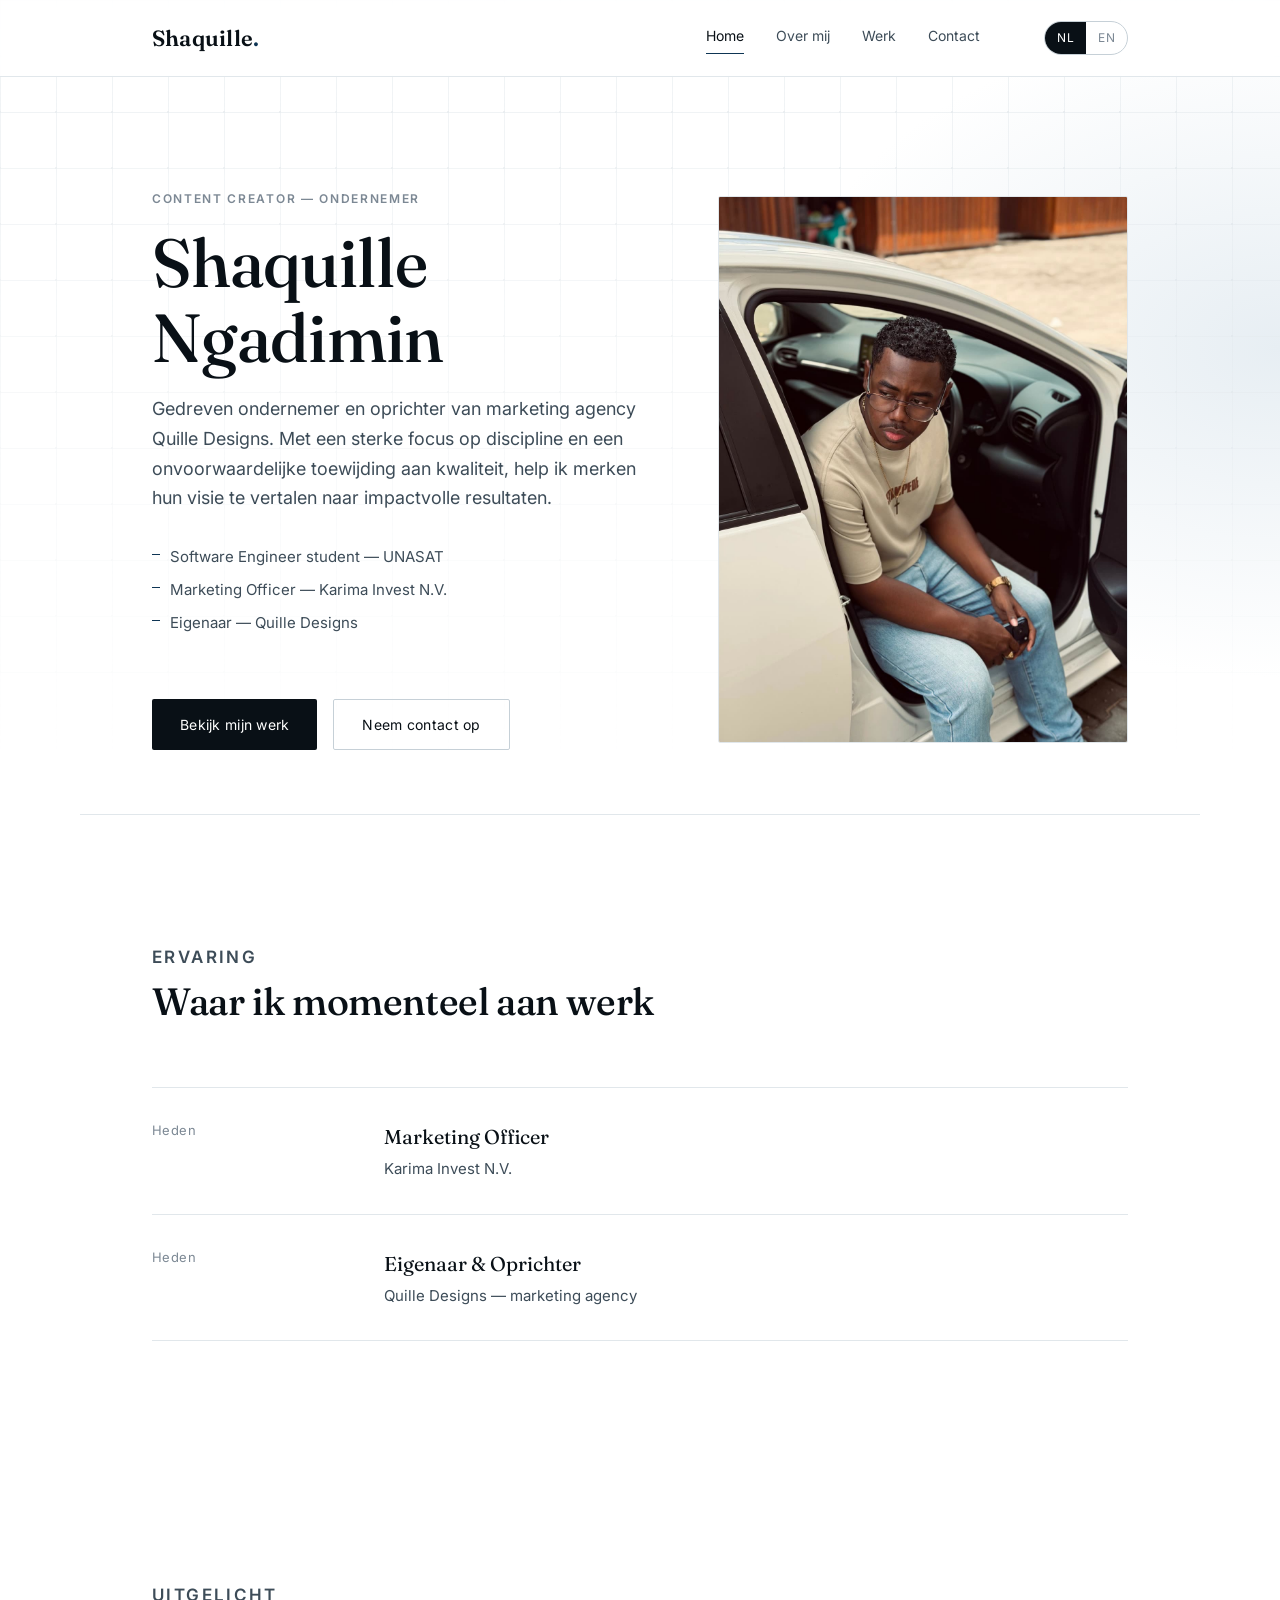
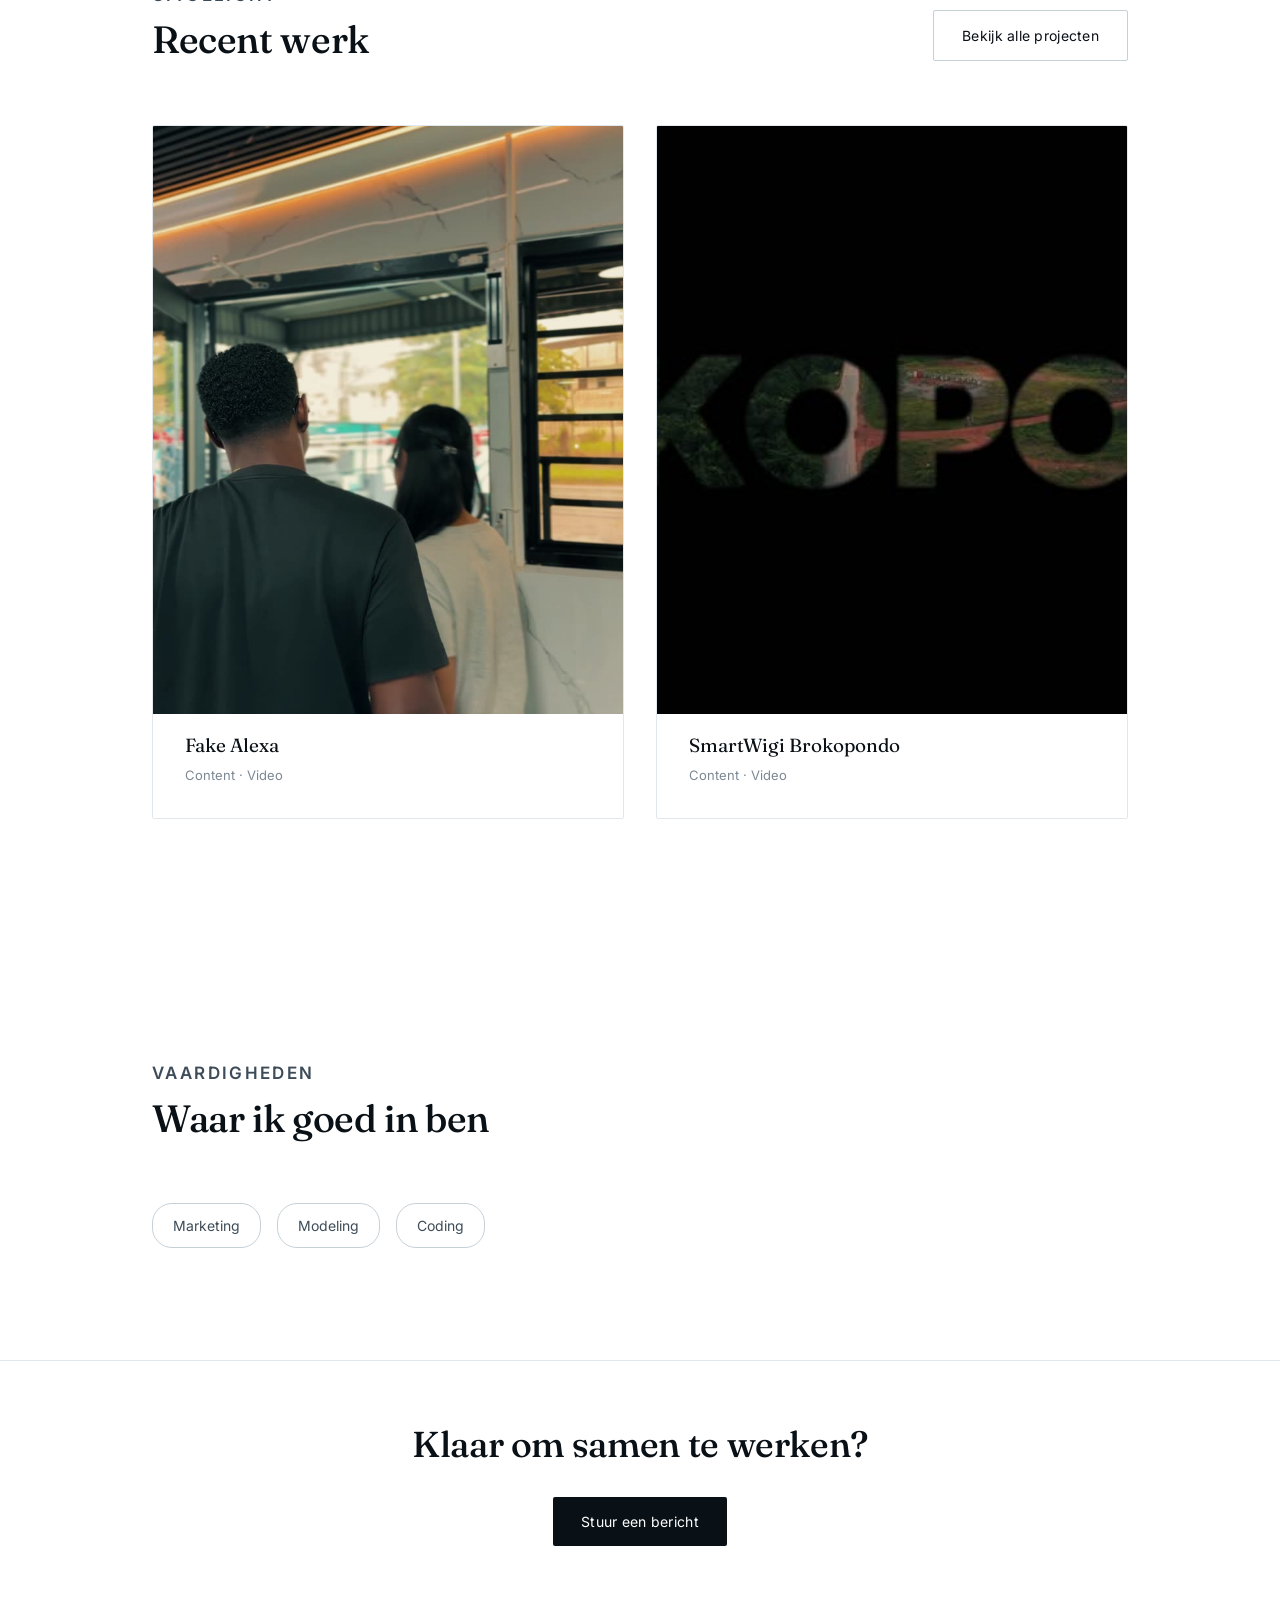
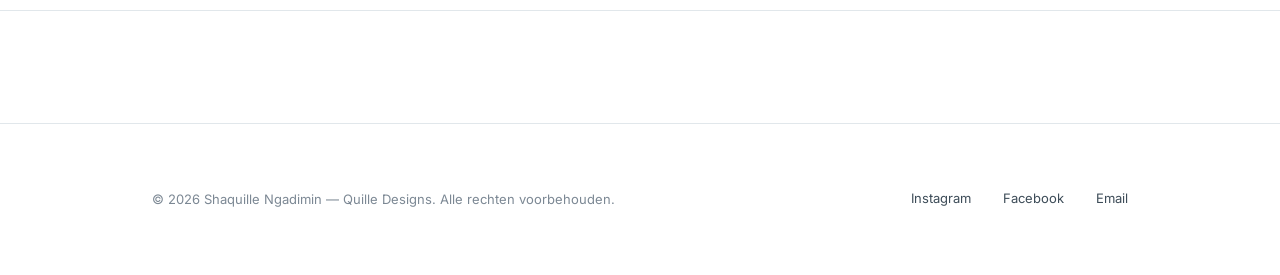
<file: index.html>
<!doctype html>
<html lang="nl">
  <head>
    <meta charset="UTF-8" />
    <meta name="viewport" content="width=device-width, initial-scale=1.0" />
    <title>Shaquille Ngadimin — Quille Designs</title>
    <meta name="description" content="Portfolio van Shaquille Ngadimin — Content Creator, oprichter van Quille Designs." />
    <link rel="icon" href="img/icon.png" type="image/png" />
    <link rel="preconnect" href="https://fonts.googleapis.com" />
    <link rel="preconnect" href="https://fonts.gstatic.com" crossorigin />
    <link href="https://fonts.googleapis.com/css2?family=Fraunces:opsz,wght@9..144,400;9..144,500;9..144,600&family=Inter:wght@400;500;600&display=swap" rel="stylesheet" />
    <link rel="stylesheet" href="css/main.css" />
  </head>

  <body>
    <div class="bg-pattern" aria-hidden="true"></div>
    <header class="site-header">
      <div class="container">
        <a class="logo" href="index.html">Shaquille<span>.</span></a>
        <div class="nav-items">
          <nav class="nav-links">
            <a href="index.html" aria-current="page" data-i18n="nav_home">Home</a>
            <a href="about.html" data-i18n="nav_about">Over mij</a>
            <a href="work.html" data-i18n="nav_work">Werk</a>
            <a href="contact.html" data-i18n="nav_contact">Contact</a>
          </nav>
          <div class="lang-toggle">
            <button type="button" data-lang="nl" class="active">NL</button>
            <button type="button" data-lang="en">EN</button>
          </div>
          <button class="menu-toggle" aria-label="Menu" aria-expanded="false">
            <span></span><span></span><span></span>
          </button>
        </div>
      </div>
    </header>

    <main>
      <section class="hero container">
        <div>
          <p class="eyebrow hero-eyebrow" data-i18n="hero_eyebrow">Content Creator — Ondernemer</p>
          <h1 data-i18n="hero_name">Shaquille Ngadimin</h1>
          <p class="hero-intro" data-i18n="hero_intro">
            Gedreven ondernemer en oprichter van marketing agency Quille Designs. Met een sterke focus op discipline en een onvoorwaardelijke toewijding aan kwaliteit, help ik merken hun visie te vertalen naar impactvolle resultaten.
          </p>
          <ul class="hero-roles">
            <li data-i18n="role_1">Software Engineer student — UNASAT</li>
            <li data-i18n="role_2">Marketing Officer — Karima Invest N.V.</li>
            <li data-i18n="role_3">Eigenaar — Quille Designs</li>
          </ul>
          <div class="hero-actions">
            <a class="btn btn-primary" href="work.html" data-i18n="hero_cta_work">Bekijk mijn werk</a>
            <a class="btn btn-secondary" href="contact.html" data-i18n="hero_cta_contact">Neem contact op</a>
          </div>
        </div>
        <div class="hero-portrait">
          <img src="img/profile.jpg" alt="Shaquille Ngadimin" />
        </div>
      </section>

      <hr class="divider container" />

      <section class="container">
        <div class="section-head">
          <p class="eyebrow" data-i18n="exp_eyebrow">Ervaring</p>
          <h2 data-i18n="exp_title">Waar ik momenteel aan werk</h2>
        </div>
        <div class="exp-list">
          <div class="exp-row">
            <span class="exp-period" data-i18n="exp1_period">Heden</span>
            <div>
              <p class="exp-role" data-i18n="exp1_role">Marketing Officer</p>
              <p class="exp-org" data-i18n="exp1_org">Karima Invest N.V.</p>
            </div>
          </div>
          <div class="exp-row">
            <span class="exp-period" data-i18n="exp2_period">Heden</span>
            <div>
              <p class="exp-role" data-i18n="exp2_role">Eigenaar &amp; Oprichter</p>
              <p class="exp-org" data-i18n="exp2_org">Quille Designs — marketing agency</p>
            </div>
          </div>
        </div>
      </section>

      <section class="container">
        <div class="section-head section-head--split">
          <div>
            <p class="eyebrow" data-i18n="projects_eyebrow">Uitgelicht</p>
            <h2 data-i18n="projects_title">Recent werk</h2>
          </div>
          <a href="work.html" class="btn btn-secondary" data-i18n="projects_view_all">Bekijk alle projecten</a>
        </div>
        <div class="grid-2">
          <a class="project-card" href="work.html">
            <div class="project-thumb">
              <img src="img/projects/fake-alexa.jpg" alt="Fake Alexa" loading="lazy" />
            </div>
            <div class="project-body">
              <p class="project-title" data-i18n="proj1_title">Fake Alexa</p>
              <p class="project-tags" data-i18n="proj1_tags">Content · Video</p>
            </div>
          </a>
          <a class="project-card" href="work.html">
            <div class="project-thumb">
              <img src="img/projects/smartwigi-brokopondo.jpg" alt="SmartWigi Brokopondo" loading="lazy" />
            </div>
            <div class="project-body">
              <p class="project-title" data-i18n="proj2_title">SmartWigi Brokopondo</p>
              <p class="project-tags" data-i18n="proj2_tags">Content · Video</p>
            </div>
          </a>
        </div>
      </section>

      <section class="container">
        <div class="section-head">
          <p class="eyebrow" data-i18n="skills_eyebrow">Vaardigheden</p>
          <h2 data-i18n="skills_title">Waar ik goed in ben</h2>
        </div>
        <div class="skills-row">
          <span class="skill-pill" data-i18n="skill_1">Marketing</span>
          <span class="skill-pill" data-i18n="skill_2">Modeling</span>
          <span class="skill-pill" data-i18n="skill_3">Coding</span>
        </div>
      </section>

      <section class="cta-band">
        <div class="container">
          <h2 data-i18n="cta_title">Klaar om samen te werken?</h2>
          <a class="btn btn-primary" href="contact.html" data-i18n="cta_button">Stuur een bericht</a>
        </div>
      </section>
    </main>

    <footer class="site-footer">
      <div class="container">
        <p class="footer-meta">© 2026 Shaquille Ngadimin — Quille Designs. <span data-i18n="footer_rights">Alle rechten voorbehouden.</span></p>
        <div class="footer-social">
          <a href="https://instagram.com/quilledesigns.sv" target="_blank" rel="noopener">Instagram</a>
          <a href="https://facebook.com/QuilleDesigns" target="_blank" rel="noopener">Facebook</a>
          <a href="mailto:quilledesigns.sv@gmail.com">Email</a>
        </div>
      </div>
    </footer>

    <script src="js/translations.js"></script>
    <script src="js/main.js"></script>
  </body>
</html>
</file>
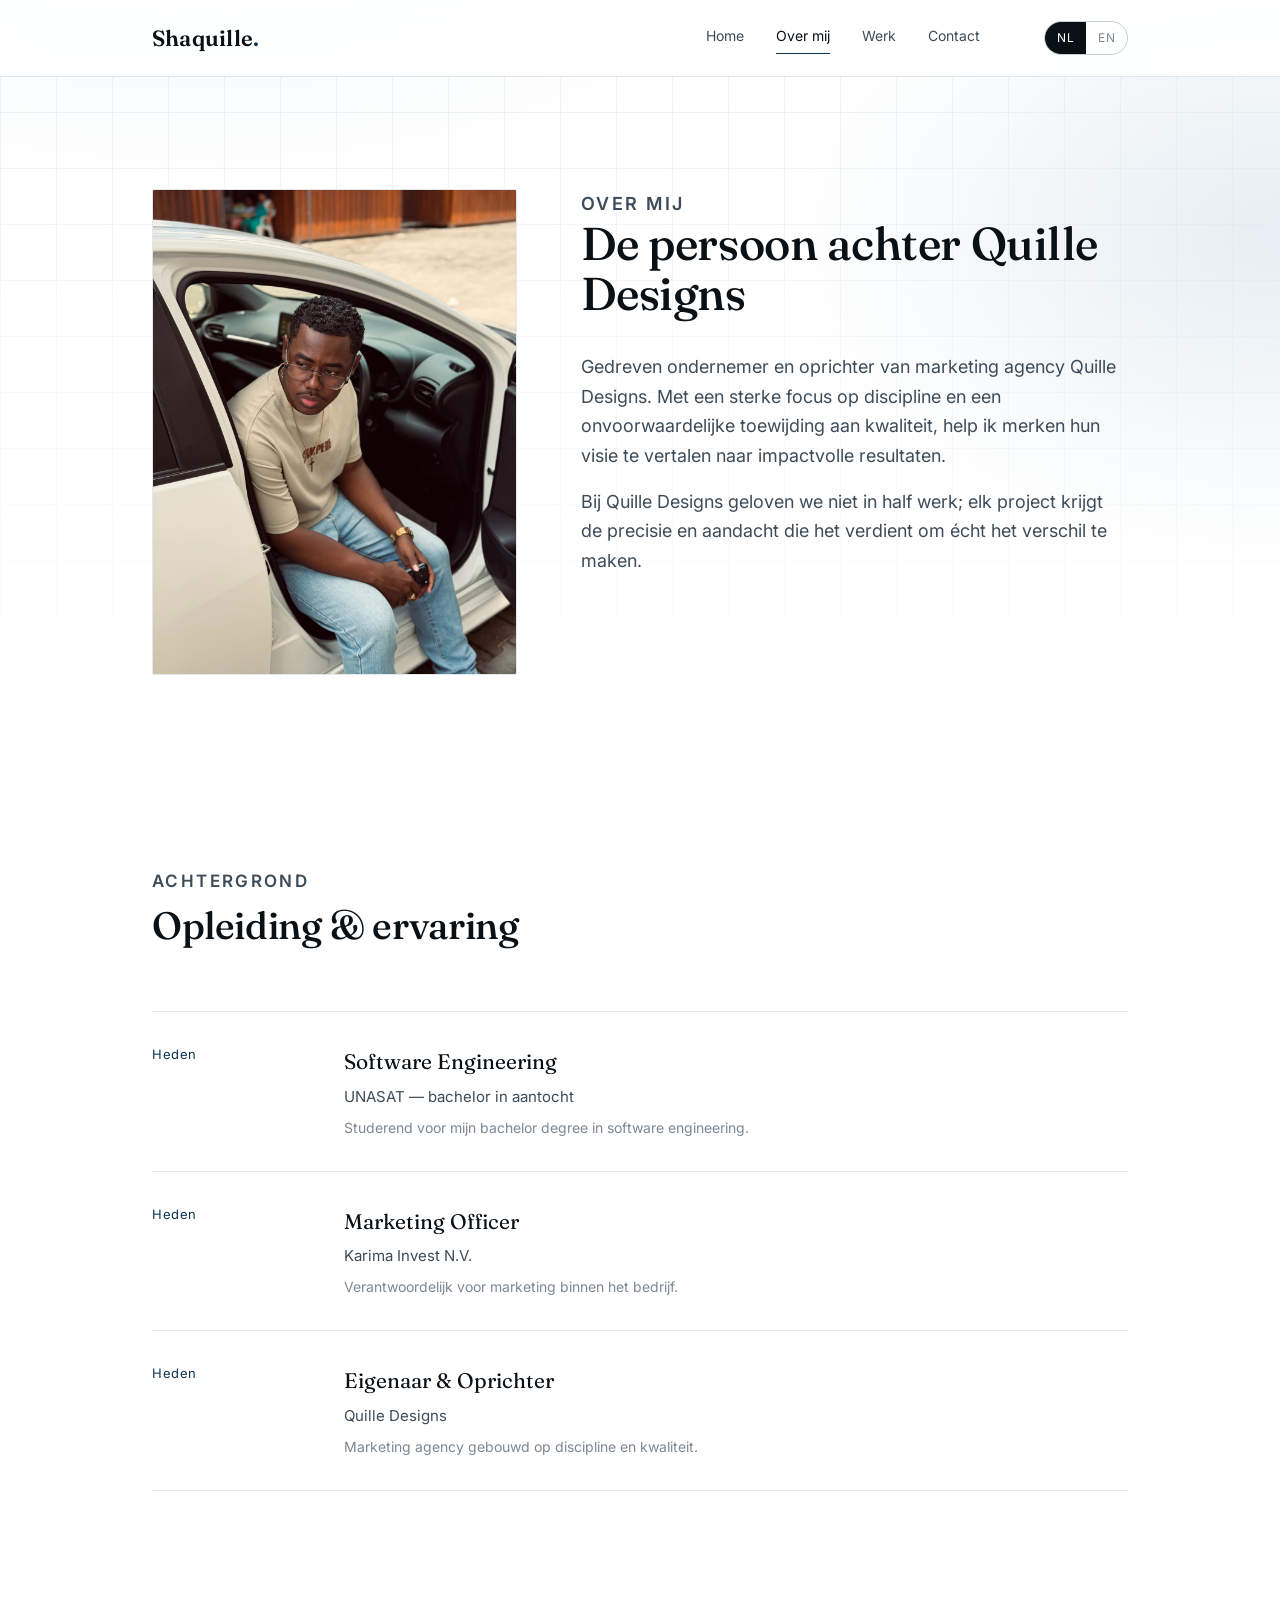
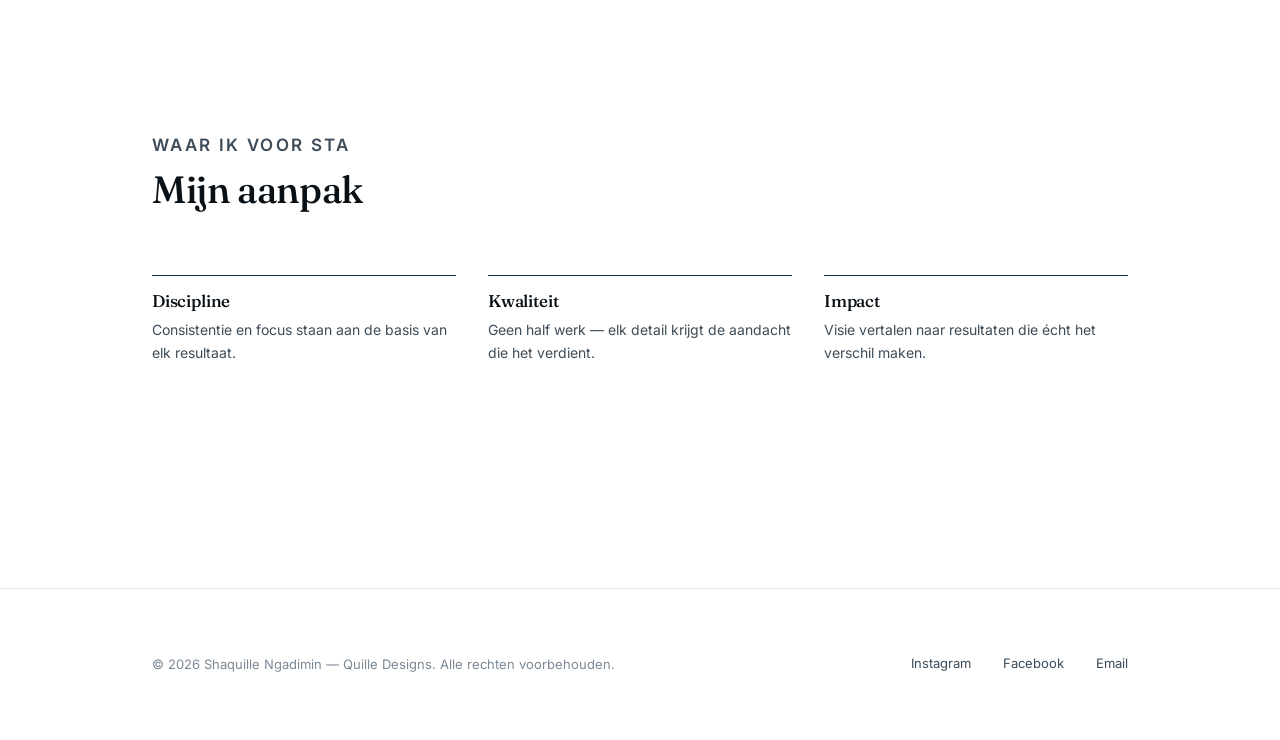
<file: about.html>
<!doctype html>
<html lang="nl">
  <head>
    <meta charset="UTF-8" />
    <meta name="viewport" content="width=device-width, initial-scale=1.0" />
    <title>Over mij — Shaquille Ngadimin</title>
    <link rel="icon" href="img/icon.png" type="image/png" />
    <link rel="preconnect" href="https://fonts.googleapis.com" />
    <link rel="preconnect" href="https://fonts.gstatic.com" crossorigin />
    <link href="https://fonts.googleapis.com/css2?family=Fraunces:opsz,wght@9..144,400;9..144,500;9..144,600&family=Inter:wght@400;500;600&display=swap" rel="stylesheet" />
    <link rel="stylesheet" href="css/main.css" />
    <link rel="stylesheet" href="css/about.css" />
  </head>

  <body>
    <div class="bg-pattern" aria-hidden="true"></div>
    <header class="site-header">
      <div class="container">
        <a class="logo" href="index.html">Shaquille<span>.</span></a>
        <div class="nav-items">
          <nav class="nav-links">
            <a href="index.html" data-i18n="nav_home">Home</a>
            <a href="about.html" aria-current="page" data-i18n="nav_about">Over mij</a>
            <a href="work.html" data-i18n="nav_work">Werk</a>
            <a href="contact.html" data-i18n="nav_contact">Contact</a>
          </nav>
          <div class="lang-toggle">
            <button type="button" data-lang="nl" class="active">NL</button>
            <button type="button" data-lang="en">EN</button>
          </div>
          <button class="menu-toggle" aria-label="Menu" aria-expanded="false">
            <span></span><span></span><span></span>
          </button>
        </div>
      </div>
    </header>

    <main>
      <section class="about-hero container">
        <div class="about-portrait">
          <img src="img/profile.jpg" alt="Shaquille Ngadimin" />
        </div>
        <div class="about-copy">
          <p class="eyebrow" data-i18n="about_eyebrow">Over mij</p>
          <h1 data-i18n="about_h1">De persoon achter Quille Designs</h1>
          <p data-i18n="about_p1">
            Gedreven ondernemer en oprichter van marketing agency Quille Designs. Met een sterke focus op discipline en een onvoorwaardelijke toewijding aan kwaliteit, help ik merken hun visie te vertalen naar impactvolle resultaten.
          </p>
          <p data-i18n="about_p2">
            Bij Quille Designs geloven we niet in half werk; elk project krijgt de precisie en aandacht die het verdient om écht het verschil te maken.
          </p>
        </div>
      </section>

      <section class="container">
        <div class="section-head">
          <p class="eyebrow" data-i18n="edu_eyebrow">Achtergrond</p>
          <h2 data-i18n="edu_title">Opleiding &amp; ervaring</h2>
        </div>
        <div class="timeline">
          <div class="timeline-row">
            <span class="timeline-period" data-i18n="edu1_period">Heden</span>
            <div>
              <p class="timeline-title" data-i18n="edu1_title">Software Engineering</p>
              <p class="timeline-org" data-i18n="edu1_org">UNASAT — bachelor in aantocht</p>
              <p class="timeline-desc" data-i18n="edu1_desc">Studerend voor mijn bachelor degree in software engineering.</p>
            </div>
          </div>
          <div class="timeline-row">
            <span class="timeline-period" data-i18n="edu2_period">Heden</span>
            <div>
              <p class="timeline-title" data-i18n="edu2_title">Marketing Officer</p>
              <p class="timeline-org" data-i18n="edu2_org">Karima Invest N.V.</p>
              <p class="timeline-desc" data-i18n="edu2_desc">Verantwoordelijk voor marketing binnen het bedrijf.</p>
            </div>
          </div>
          <div class="timeline-row">
            <span class="timeline-period" data-i18n="edu3_period">Heden</span>
            <div>
              <p class="timeline-title" data-i18n="edu3_title">Eigenaar &amp; Oprichter</p>
              <p class="timeline-org" data-i18n="edu3_org">Quille Designs</p>
              <p class="timeline-desc" data-i18n="edu3_desc">Marketing agency gebouwd op discipline en kwaliteit.</p>
            </div>
          </div>
        </div>
      </section>

      <section class="container">
        <div class="section-head">
          <p class="eyebrow" data-i18n="values_eyebrow">Waar ik voor sta</p>
          <h2 data-i18n="values_title">Mijn aanpak</h2>
        </div>
        <div class="values-grid">
          <div class="value-card">
            <h3 data-i18n="value1_title">Discipline</h3>
            <p data-i18n="value1_desc">Consistentie en focus staan aan de basis van elk resultaat.</p>
          </div>
          <div class="value-card">
            <h3 data-i18n="value2_title">Kwaliteit</h3>
            <p data-i18n="value2_desc">Geen half werk — elk detail krijgt de aandacht die het verdient.</p>
          </div>
          <div class="value-card">
            <h3 data-i18n="value3_title">Impact</h3>
            <p data-i18n="value3_desc">Visie vertalen naar resultaten die écht het verschil maken.</p>
          </div>
        </div>
      </section>
    </main>

    <footer class="site-footer">
      <div class="container">
        <p class="footer-meta">© 2026 Shaquille Ngadimin — Quille Designs. <span data-i18n="footer_rights">Alle rechten voorbehouden.</span></p>
        <div class="footer-social">
          <a href="https://instagram.com/quilledesigns.sv" target="_blank" rel="noopener">Instagram</a>
          <a href="https://facebook.com/QuilleDesigns" target="_blank" rel="noopener">Facebook</a>
          <a href="mailto:quilledesigns.sv@gmail.com">Email</a>
        </div>
      </div>
    </footer>

    <script src="js/translations.js"></script>
    <script src="js/main.js"></script>
  </body>
</html>
</file>
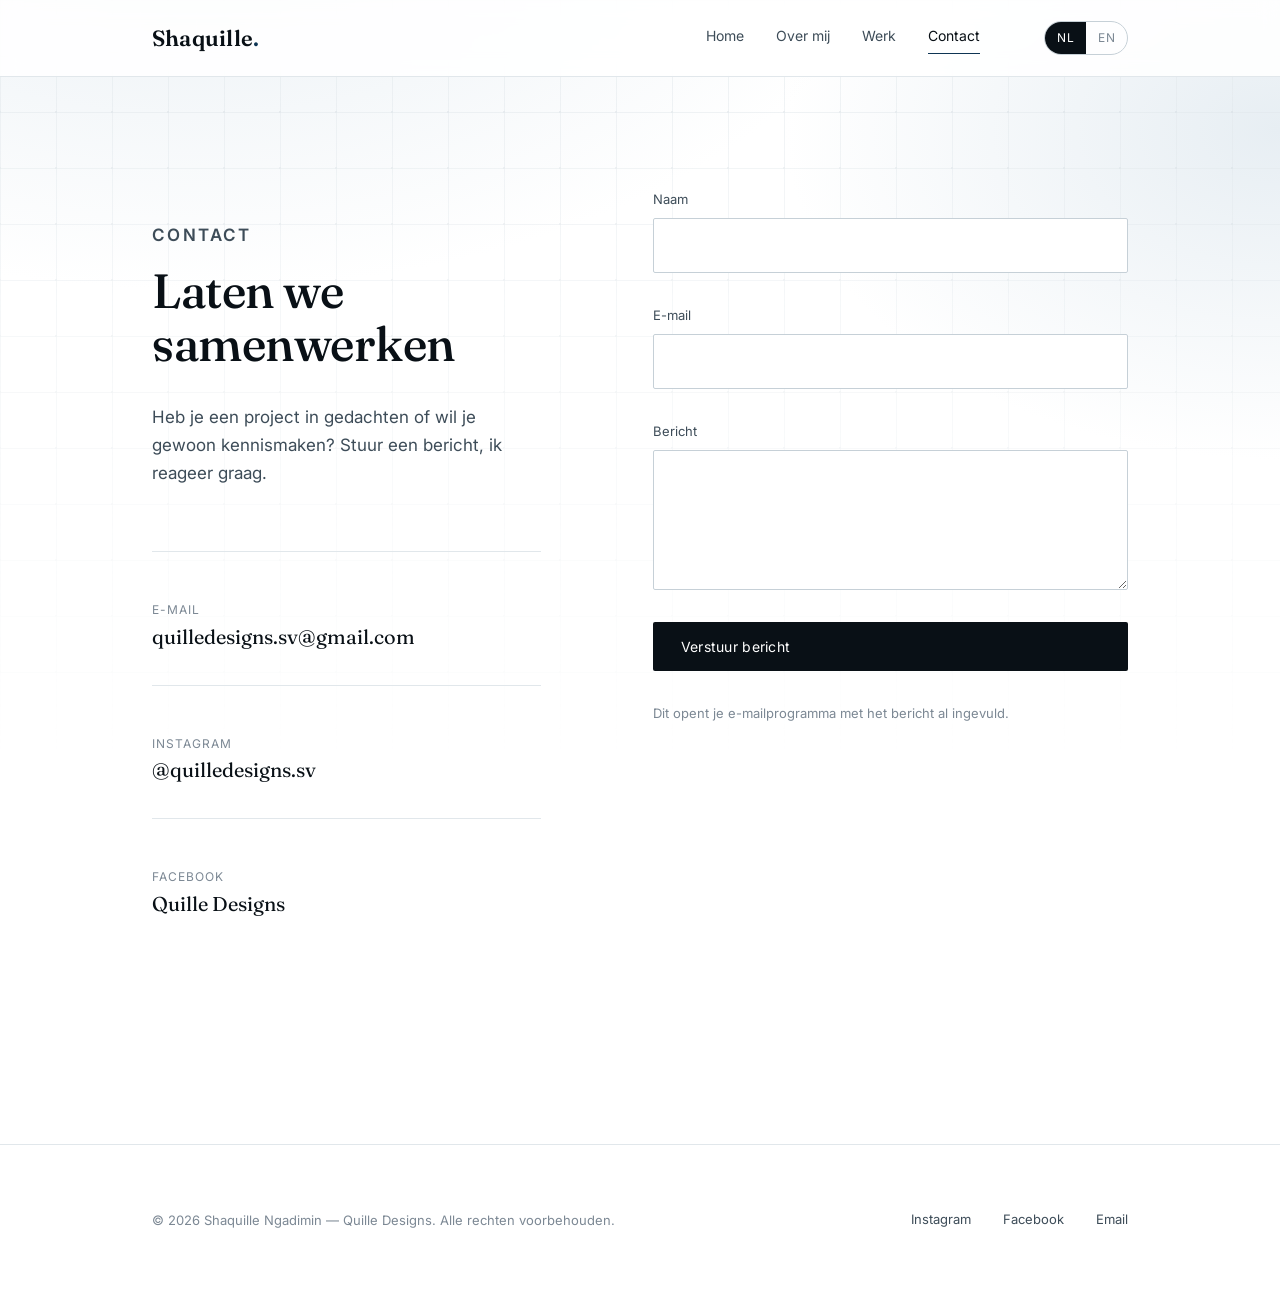
<file: contact.html>
<!doctype html>
<html lang="nl">
  <head>
    <meta charset="UTF-8" />
    <meta name="viewport" content="width=device-width, initial-scale=1.0" />
    <title>Contact — Shaquille Ngadimin</title>
    <link rel="icon" href="img/icon.png" type="image/png" />
    <link rel="preconnect" href="https://fonts.googleapis.com" />
    <link rel="preconnect" href="https://fonts.gstatic.com" crossorigin />
    <link href="https://fonts.googleapis.com/css2?family=Fraunces:opsz,wght@9..144,400;9..144,500;9..144,600&family=Inter:wght@400;500;600&display=swap" rel="stylesheet" />
    <link rel="stylesheet" href="css/main.css" />
    <link rel="stylesheet" href="css/contact.css" />
  </head>

  <body>
    <div class="bg-pattern" aria-hidden="true"></div>
    <header class="site-header">
      <div class="container">
        <a class="logo" href="index.html">Shaquille<span>.</span></a>
        <div class="nav-items">
          <nav class="nav-links">
            <a href="index.html" data-i18n="nav_home">Home</a>
            <a href="about.html" data-i18n="nav_about">Over mij</a>
            <a href="work.html" data-i18n="nav_work">Werk</a>
            <a href="contact.html" aria-current="page" data-i18n="nav_contact">Contact</a>
          </nav>
          <div class="lang-toggle">
            <button type="button" data-lang="nl" class="active">NL</button>
            <button type="button" data-lang="en">EN</button>
          </div>
          <button class="menu-toggle" aria-label="Menu" aria-expanded="false">
            <span></span><span></span><span></span>
          </button>
        </div>
      </div>
    </header>

    <main class="container">
      <div class="contact-wrap">
        <div class="contact-intro">
          <p class="eyebrow" data-i18n="contact_eyebrow">Contact</p>
          <h1 data-i18n="contact_h1">Laten we samenwerken</h1>
          <p data-i18n="contact_intro">
            Heb je een project in gedachten of wil je gewoon kennismaken? Stuur een bericht, ik reageer graag.
          </p>

          <div class="contact-list">
            <div class="contact-item">
              <p class="label" data-i18n="contact_email_label">E-mail</p>
              <a class="value" href="mailto:quilledesigns.sv@gmail.com">quilledesigns.sv@gmail.com</a>
            </div>
            <div class="contact-item">
              <p class="label" data-i18n="contact_ig_label">Instagram</p>
              <a class="value" href="https://instagram.com/quilledesigns.sv" target="_blank" rel="noopener">@quilledesigns.sv</a>
            </div>
            <div class="contact-item">
              <p class="label" data-i18n="contact_fb_label">Facebook</p>
              <a class="value" href="https://facebook.com/QuilleDesigns" target="_blank" rel="noopener">Quille Designs</a>
            </div>
          </div>
        </div>

        <form class="contact-form" id="contact-form">
          <div class="field">
            <label for="name" data-i18n="form_name">Naam</label>
            <input type="text" id="name" name="name" required />
          </div>
          <div class="field">
            <label for="email" data-i18n="form_email">E-mail</label>
            <input type="email" id="email" name="email" required />
          </div>
          <div class="field">
            <label for="message" data-i18n="form_message">Bericht</label>
            <textarea id="message" name="message" required></textarea>
          </div>
          <button type="submit" class="btn btn-primary" data-i18n="form_submit">Verstuur bericht</button>
          <p class="form-note" data-i18n="form_note">Dit opent je e-mailprogramma met het bericht al ingevuld.</p>
        </form>
      </div>
    </main>

    <footer class="site-footer">
      <div class="container">
        <p class="footer-meta">© 2026 Shaquille Ngadimin — Quille Designs. <span data-i18n="footer_rights">Alle rechten voorbehouden.</span></p>
        <div class="footer-social">
          <a href="https://instagram.com/quilledesigns.sv" target="_blank" rel="noopener">Instagram</a>
          <a href="https://facebook.com/QuilleDesigns" target="_blank" rel="noopener">Facebook</a>
          <a href="mailto:quilledesigns.sv@gmail.com">Email</a>
        </div>
      </div>
    </footer>

    <script src="js/translations.js"></script>
    <script src="js/main.js"></script>
  </body>
</html>
</file>
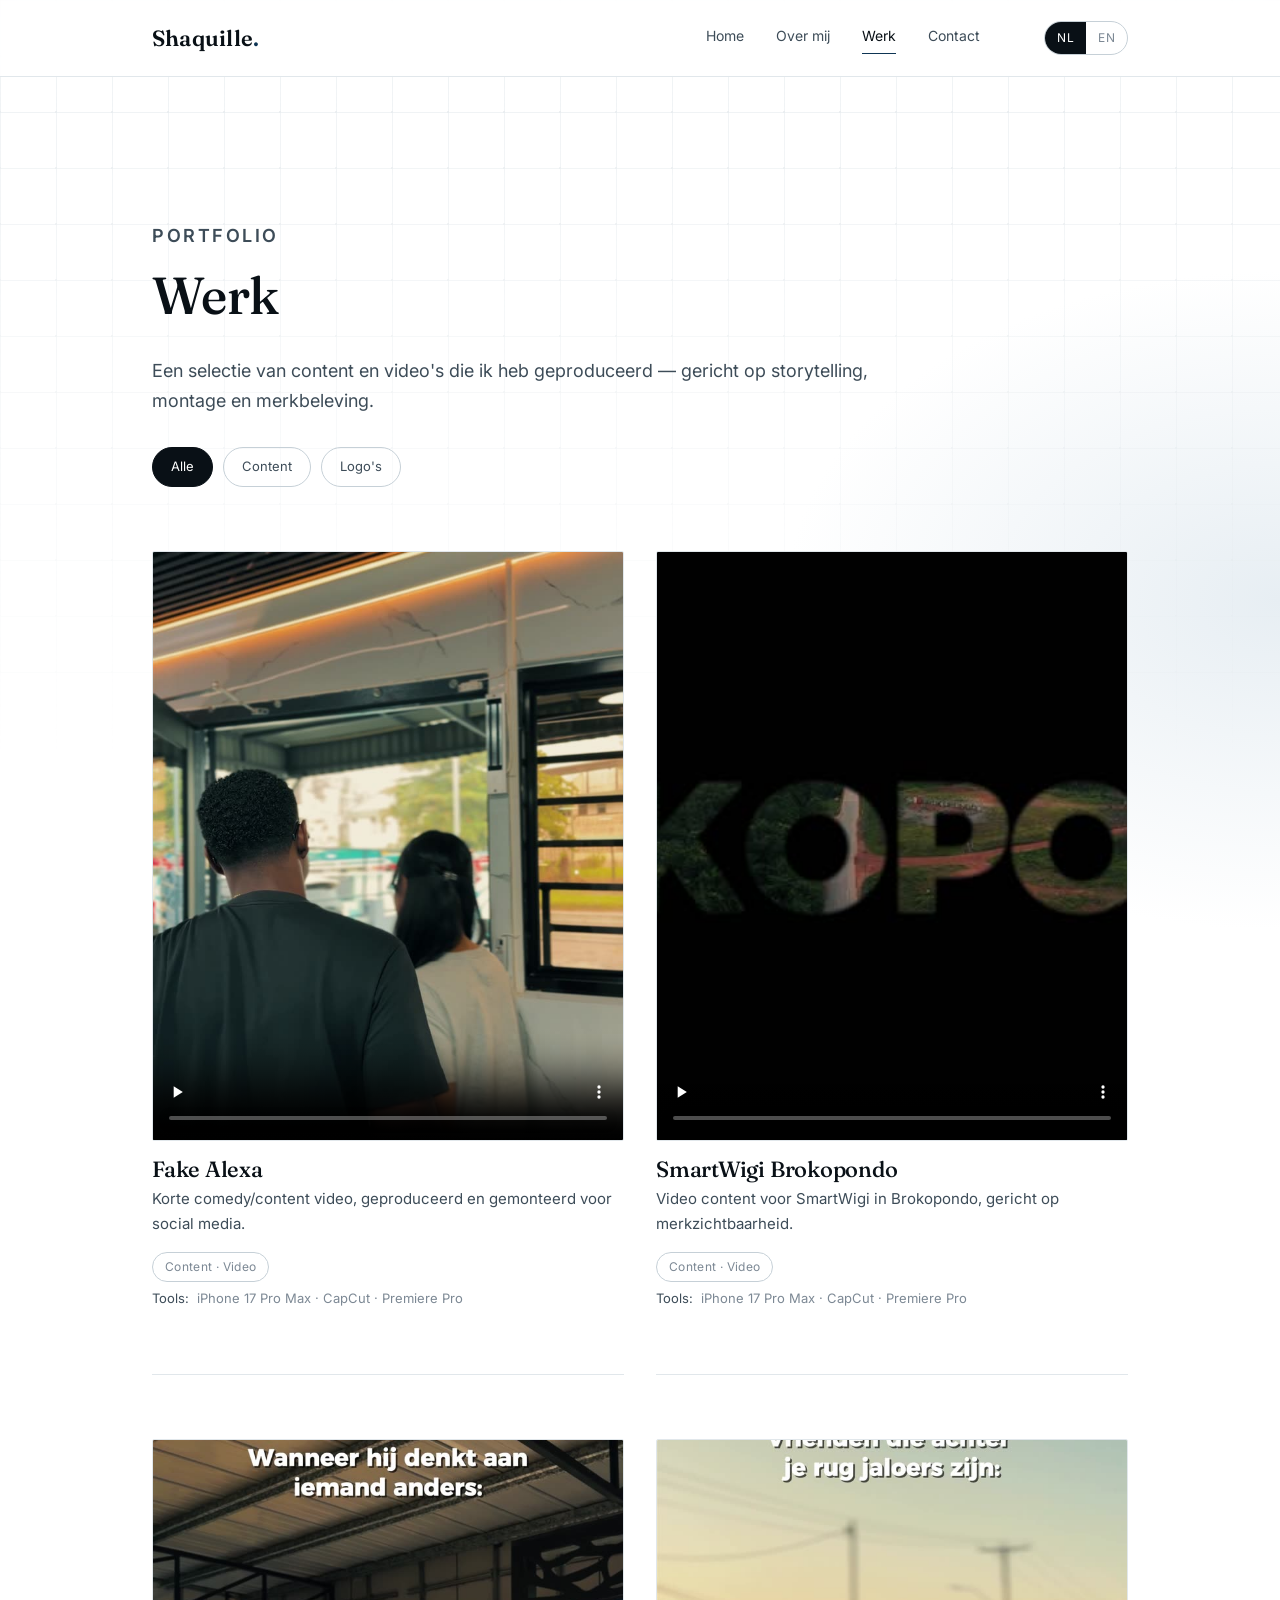
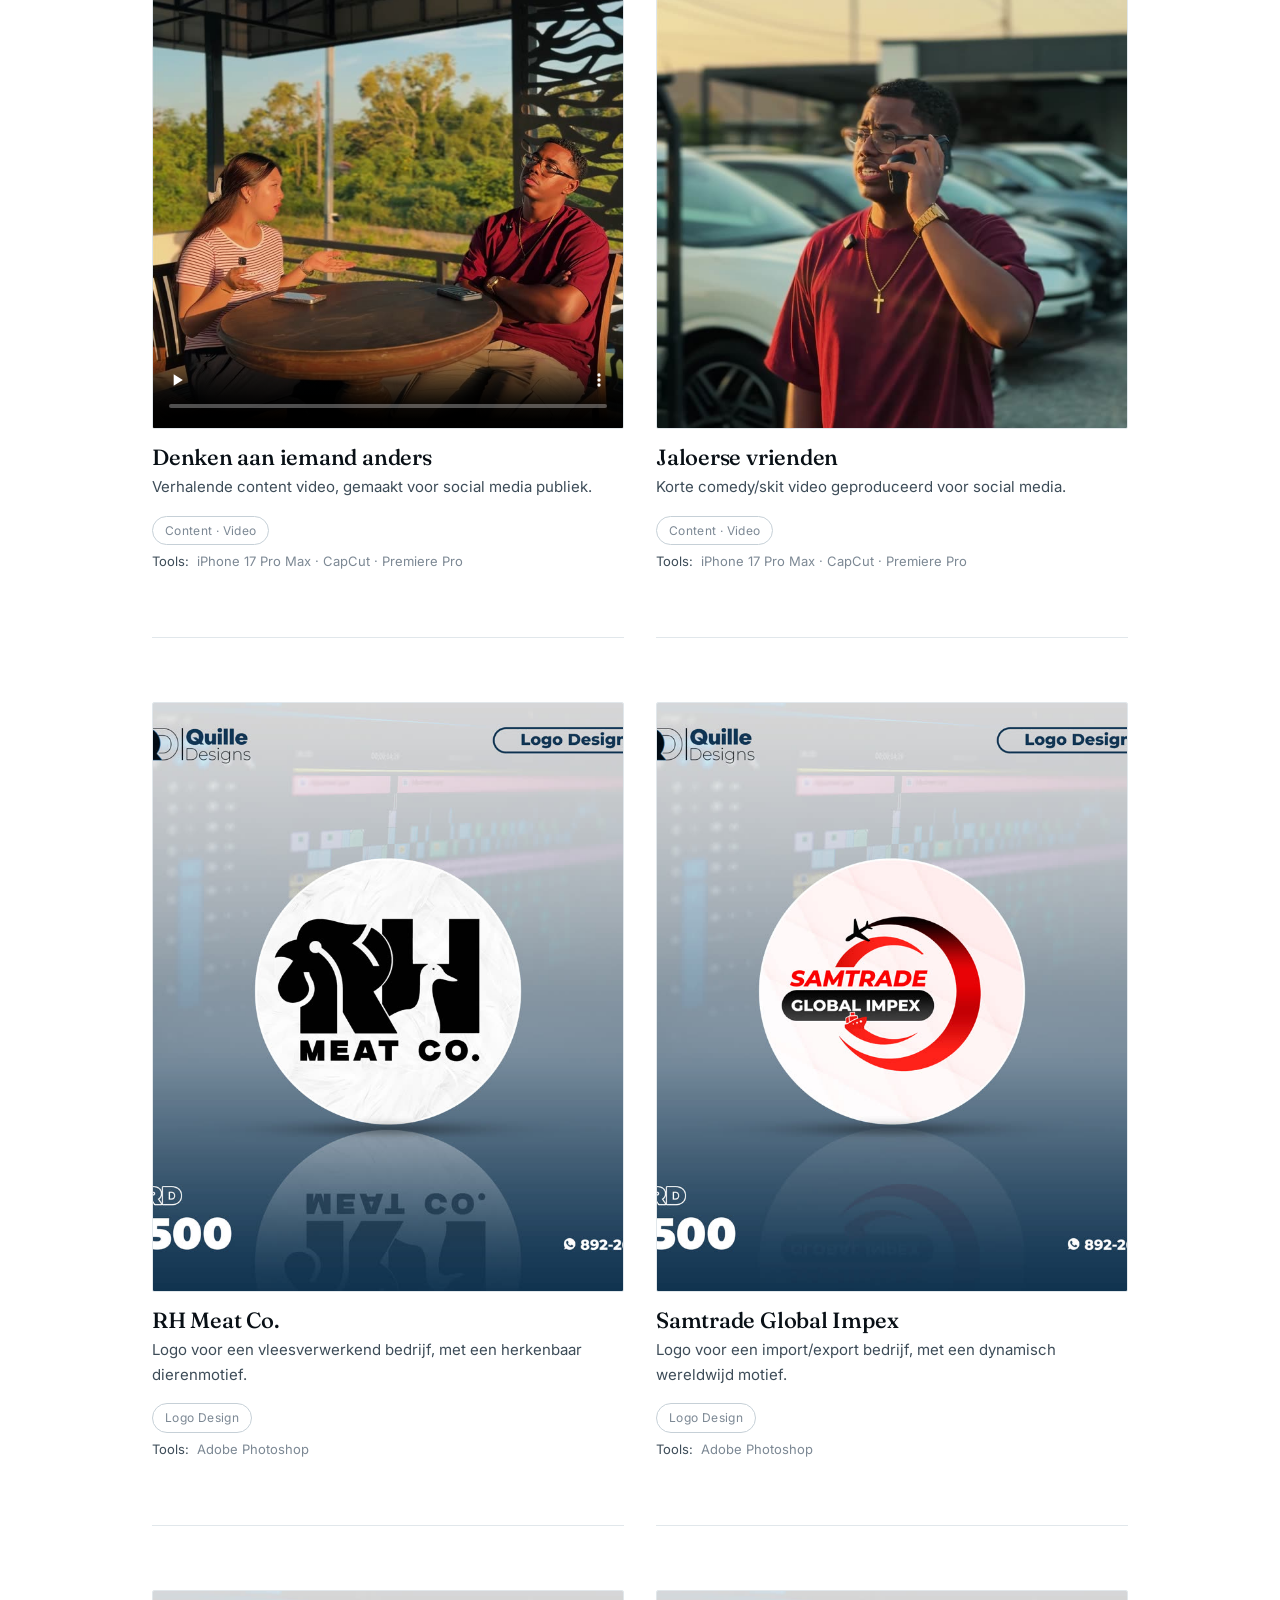
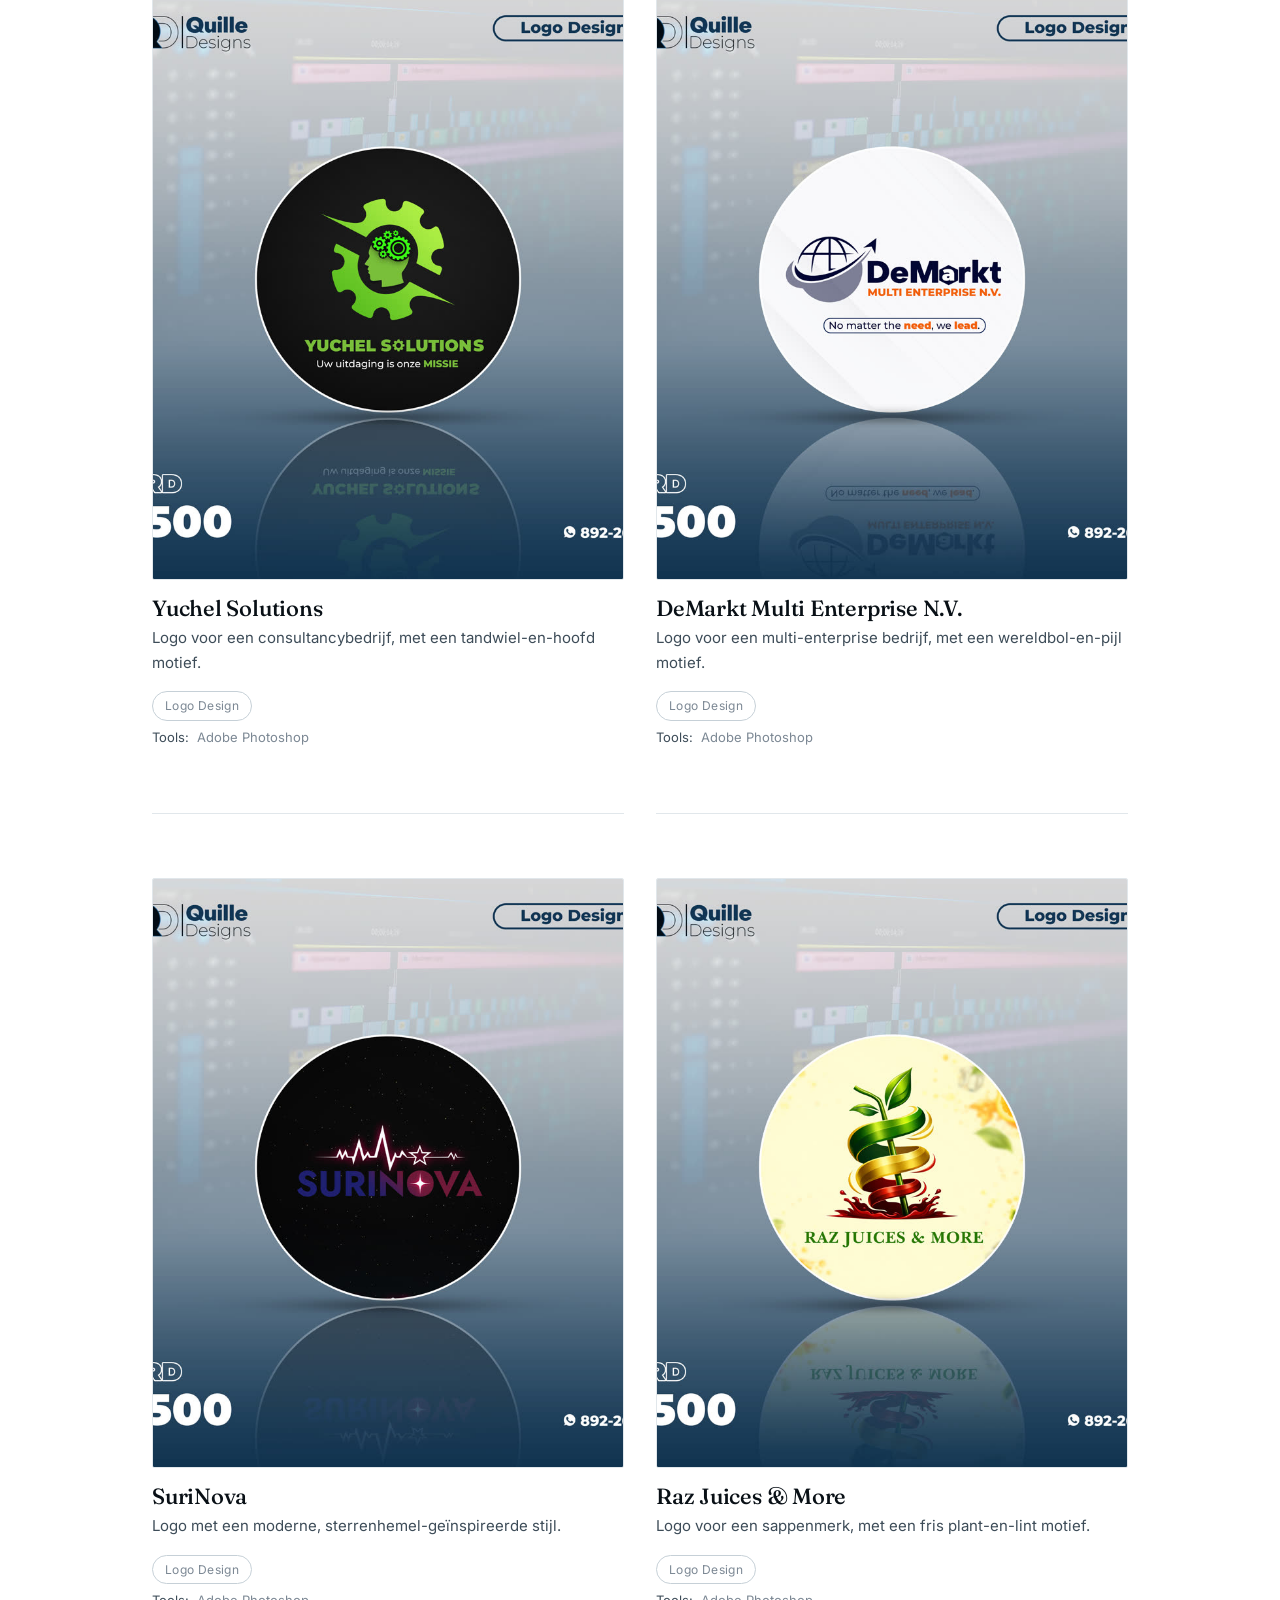
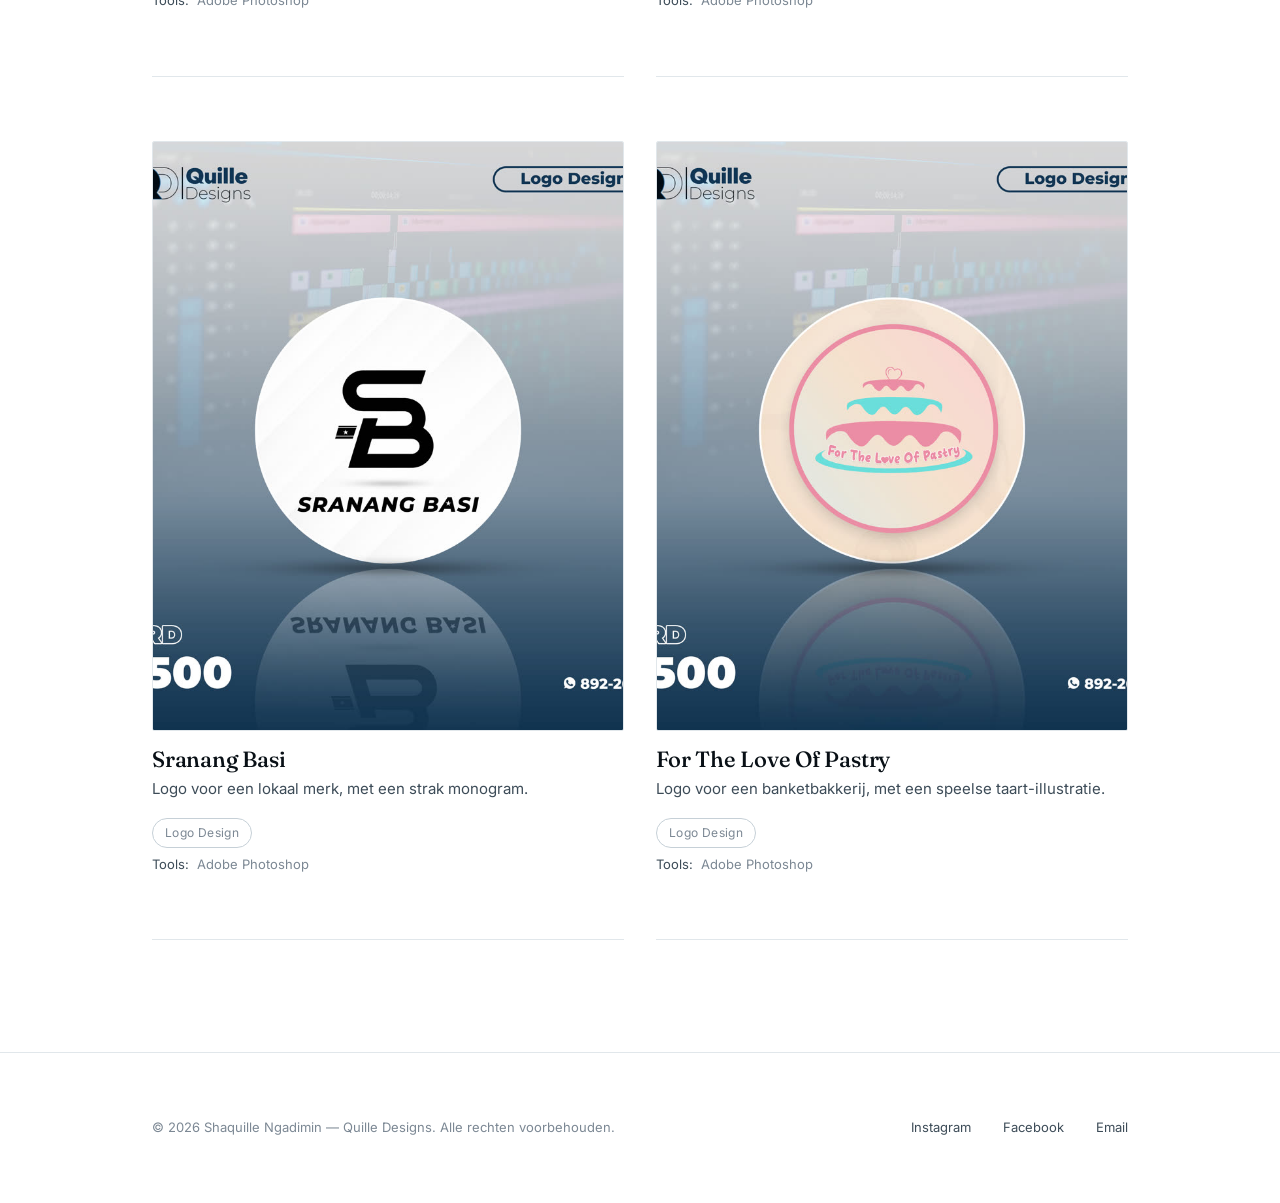
<file: work.html>
<!doctype html>
<html lang="nl">
  <head>
    <meta charset="UTF-8" />
    <meta name="viewport" content="width=device-width, initial-scale=1.0" />
    <title>Werk — Shaquille Ngadimin</title>
    <link rel="icon" href="img/icon.png" type="image/png" />
    <link rel="preconnect" href="https://fonts.googleapis.com" />
    <link rel="preconnect" href="https://fonts.gstatic.com" crossorigin />
    <link href="https://fonts.googleapis.com/css2?family=Fraunces:opsz,wght@9..144,400;9..144,500;9..144,600&family=Inter:wght@400;500;600&display=swap" rel="stylesheet" />
    <link rel="stylesheet" href="css/main.css" />
    <link rel="stylesheet" href="css/work.css" />
  </head>

  <body>
    <div class="bg-pattern" aria-hidden="true"></div>
    <header class="site-header">
      <div class="container">
        <a class="logo" href="index.html">Shaquille<span>.</span></a>
        <div class="nav-items">
          <nav class="nav-links">
            <a href="index.html" data-i18n="nav_home">Home</a>
            <a href="about.html" data-i18n="nav_about">Over mij</a>
            <a href="work.html" aria-current="page" data-i18n="nav_work">Werk</a>
            <a href="contact.html" data-i18n="nav_contact">Contact</a>
          </nav>
          <div class="lang-toggle">
            <button type="button" data-lang="nl" class="active">NL</button>
            <button type="button" data-lang="en">EN</button>
          </div>
          <button class="menu-toggle" aria-label="Menu" aria-expanded="false">
            <span></span><span></span><span></span>
          </button>
        </div>
      </div>
    </header>

    <main>
      <div class="container">
        <div class="work-header">
          <p class="eyebrow" data-i18n="work_eyebrow">Portfolio</p>
          <h1 data-i18n="work_h1">Werk</h1>
          <p data-i18n="work_intro">
            Een selectie van content en video's die ik heb geproduceerd — gericht op storytelling, montage en merkbeleving.
          </p>
        </div>

        <div class="work-filters">
          <button class="filter-btn active" data-filter="all" data-i18n="filter_all">Alle</button>
          <button class="filter-btn" data-filter="content" data-i18n="filter_content">Content</button>
          <button class="filter-btn" data-filter="logo" data-i18n="filter_logo">Logo's</button>
        </div>

        <div class="work-grid">
          <article class="work-item" data-category="content">
            <div class="work-media">
              <video controls preload="none" poster="img/projects/fake-alexa.jpg">
                <source src="videos/fake-alexa.mp4" type="video/mp4" />
              </video>
            </div>
            <h3 data-i18n="proj1_title">Fake Alexa</h3>
            <p class="work-desc" data-i18n="proj1_desc">Korte comedy/content video, geproduceerd en gemonteerd voor social media.</p>
            <div class="work-tags">
              <span data-i18n="proj1_tags">Content · Video</span>
            </div>
            <p class="work-tools"><span data-i18n="work_tools_label">Tools:</span> iPhone 17 Pro Max · CapCut · Premiere Pro</p>
          </article>

          <article class="work-item" data-category="content">
            <div class="work-media">
              <video controls preload="none" poster="img/projects/smartwigi-brokopondo.jpg">
                <source src="videos/smartwigi-brokopondo.mp4" type="video/mp4" />
              </video>
            </div>
            <h3 data-i18n="proj2_title">SmartWigi Brokopondo</h3>
            <p class="work-desc" data-i18n="proj2_desc">Video content voor SmartWigi in Brokopondo, gericht op merkzichtbaarheid.</p>
            <div class="work-tags">
              <span data-i18n="proj2_tags">Content · Video</span>
            </div>
            <p class="work-tools"><span data-i18n="work_tools_label">Tools:</span> iPhone 17 Pro Max · CapCut · Premiere Pro</p>
          </article>

          <article class="work-item" data-category="content">
            <div class="work-media">
              <video controls preload="none" poster="img/projects/denken-aan-iemand-anders.jpg">
                <source src="videos/denken-aan-iemand-anders.mp4" type="video/mp4" />
              </video>
            </div>
            <h3 data-i18n="proj3_title">Denken aan iemand anders</h3>
            <p class="work-desc" data-i18n="proj3_desc">Verhalende content video, gemaakt voor social media publiek.</p>
            <div class="work-tags">
              <span data-i18n="proj3_tags">Content · Video</span>
            </div>
            <p class="work-tools"><span data-i18n="work_tools_label">Tools:</span> iPhone 17 Pro Max · CapCut · Premiere Pro</p>
          </article>

          <article class="work-item" data-category="content">
            <div class="work-media">
              <img src="img/projects/jaloerse-vrienden.jpg" alt="Jaloerse vrienden" loading="lazy" />
            </div>
            <h3 data-i18n="proj4_title">Jaloerse vrienden</h3>
            <p class="work-desc" data-i18n="proj4_desc">Korte comedy/skit video geproduceerd voor social media.</p>
            <div class="work-tags">
              <span data-i18n="proj4_tags">Content · Video</span>
            </div>
            <p class="work-tools"><span data-i18n="work_tools_label">Tools:</span> iPhone 17 Pro Max · CapCut · Premiere Pro</p>
          </article>

          <article class="work-item" data-category="logo">
            <div class="work-media">
              <img src="img/projects/rh-meat-co.jpg" alt="RH Meat Co. logo" loading="lazy" />
            </div>
            <h3>RH Meat Co.</h3>
            <p class="work-desc" data-i18n="proj5_desc">Logo voor een vleesverwerkend bedrijf, met een herkenbaar dierenmotief.</p>
            <div class="work-tags"><span data-i18n="logo_tag">Logo Design</span></div>
            <p class="work-tools"><span data-i18n="work_tools_label">Tools:</span> Adobe Photoshop</p>
          </article>

          <article class="work-item" data-category="logo">
            <div class="work-media">
              <img src="img/projects/samtrade-global-impex.jpg" alt="Samtrade Global Impex logo" loading="lazy" />
            </div>
            <h3>Samtrade Global Impex</h3>
            <p class="work-desc" data-i18n="proj6_desc">Logo voor een import/export bedrijf, met een dynamisch wereldwijd motief.</p>
            <div class="work-tags"><span data-i18n="logo_tag">Logo Design</span></div>
            <p class="work-tools"><span data-i18n="work_tools_label">Tools:</span> Adobe Photoshop</p>
          </article>

          <article class="work-item" data-category="logo">
            <div class="work-media">
              <img src="img/projects/yuchel-solutions.jpg" alt="Yuchel Solutions logo" loading="lazy" />
            </div>
            <h3>Yuchel Solutions</h3>
            <p class="work-desc" data-i18n="proj7_desc">Logo voor een consultancybedrijf, met een tandwiel-en-hoofd motief.</p>
            <div class="work-tags"><span data-i18n="logo_tag">Logo Design</span></div>
            <p class="work-tools"><span data-i18n="work_tools_label">Tools:</span> Adobe Photoshop</p>
          </article>

          <article class="work-item" data-category="logo">
            <div class="work-media">
              <img src="img/projects/demarkt-multi-enterprise.jpg" alt="DeMarkt Multi Enterprise N.V. logo" loading="lazy" />
            </div>
            <h3>DeMarkt Multi Enterprise N.V.</h3>
            <p class="work-desc" data-i18n="proj8_desc">Logo voor een multi-enterprise bedrijf, met een wereldbol-en-pijl motief.</p>
            <div class="work-tags"><span data-i18n="logo_tag">Logo Design</span></div>
            <p class="work-tools"><span data-i18n="work_tools_label">Tools:</span> Adobe Photoshop</p>
          </article>

          <article class="work-item" data-category="logo">
            <div class="work-media">
              <img src="img/projects/surinova.jpg" alt="SuriNova logo" loading="lazy" />
            </div>
            <h3>SuriNova</h3>
            <p class="work-desc" data-i18n="proj9_desc">Logo met een moderne, sterrenhemel-geïnspireerde stijl.</p>
            <div class="work-tags"><span data-i18n="logo_tag">Logo Design</span></div>
            <p class="work-tools"><span data-i18n="work_tools_label">Tools:</span> Adobe Photoshop</p>
          </article>

          <article class="work-item" data-category="logo">
            <div class="work-media">
              <img src="img/projects/raz-juices-and-more.jpg" alt="Raz Juices & More logo" loading="lazy" />
            </div>
            <h3>Raz Juices &amp; More</h3>
            <p class="work-desc" data-i18n="proj10_desc">Logo voor een sappenmerk, met een fris plant-en-lint motief.</p>
            <div class="work-tags"><span data-i18n="logo_tag">Logo Design</span></div>
            <p class="work-tools"><span data-i18n="work_tools_label">Tools:</span> Adobe Photoshop</p>
          </article>

          <article class="work-item" data-category="logo">
            <div class="work-media">
              <img src="img/projects/sranang-basi.jpg" alt="Sranang Basi logo" loading="lazy" />
            </div>
            <h3>Sranang Basi</h3>
            <p class="work-desc" data-i18n="proj11_desc">Logo voor een lokaal merk, met een strak monogram.</p>
            <div class="work-tags"><span data-i18n="logo_tag">Logo Design</span></div>
            <p class="work-tools"><span data-i18n="work_tools_label">Tools:</span> Adobe Photoshop</p>
          </article>

          <article class="work-item" data-category="logo">
            <div class="work-media">
              <img src="img/projects/for-the-love-of-pastry.jpg" alt="For The Love Of Pastry logo" loading="lazy" />
            </div>
            <h3>For The Love Of Pastry</h3>
            <p class="work-desc" data-i18n="proj12_desc">Logo voor een banketbakkerij, met een speelse taart-illustratie.</p>
            <div class="work-tags"><span data-i18n="logo_tag">Logo Design</span></div>
            <p class="work-tools"><span data-i18n="work_tools_label">Tools:</span> Adobe Photoshop</p>
          </article>
        </div>
      </div>
    </main>

    <footer class="site-footer">
      <div class="container">
        <p class="footer-meta">© 2026 Shaquille Ngadimin — Quille Designs. <span data-i18n="footer_rights">Alle rechten voorbehouden.</span></p>
        <div class="footer-social">
          <a href="https://instagram.com/quilledesigns.sv" target="_blank" rel="noopener">Instagram</a>
          <a href="https://facebook.com/QuilleDesigns" target="_blank" rel="noopener">Facebook</a>
          <a href="mailto:quilledesigns.sv@gmail.com">Email</a>
        </div>
      </div>
    </footer>

    <script src="js/translations.js"></script>
    <script src="js/main.js"></script>
  </body>
</html>
</file>
<file: css/main.css>
/* ===== Design tokens ===== */
:root {
  --bg: #ffffff;
  --bg-raised: #ffffff;
  --ink: #091016;
  --ink-soft: #3d4c58;
  --ink-faint: #7c8894;
  --line: #e1e7eb;
  --line-strong: #c6d0d7;
  --accent: #0e3554;
  --accent-soft: #e7eef3;

  --font-display: "Fraunces", "Georgia", serif;
  --font-body: "Inter", -apple-system, BlinkMacSystemFont, "Segoe UI", sans-serif;

  --container: 1120px;
  --gutter: clamp(24px, 6vw, 72px);

  --space-xs: 8px;
  --space-sm: 16px;
  --space-md: 32px;
  --space-lg: 64px;
  --space-xl: 112px;

  --radius: 2px;
  --dur: 0.35s;
  --ease: cubic-bezier(0.2, 0.6, 0.2, 1);
}

@media (prefers-color-scheme: dark) {
  :root {
    --bg: #091016;
    --bg-raised: #0d1922;
    --ink: #f4f7f9;
    --ink-soft: #aebac3;
    --ink-faint: #647079;
    --line: #1b2831;
    --line-strong: #2a3a44;
    --accent: #4f8fbd;
    --accent-soft: #122029;
  }
}

/* ===== Reset ===== */
* { box-sizing: border-box; margin: 0; padding: 0; }
html { scroll-behavior: smooth; }
body {
  background:
    radial-gradient(ellipse 1200px 700px at 15% -10%, var(--accent-soft), transparent 60%),
    radial-gradient(ellipse 900px 600px at 100% 10%, var(--accent-soft), transparent 55%),
    var(--bg);
  color: var(--ink);
  font-family: var(--font-body);
  font-size: 16px;
  line-height: 1.65;
  -webkit-font-smoothing: antialiased;
  transition: background var(--dur) var(--ease), color var(--dur) var(--ease);
  position: relative;
}

/* ===== Ambient moving grid (nods to design-tool canvases / editing timelines) ===== */
.bg-pattern {
  position: fixed;
  inset: 0;
  z-index: -1;
  pointer-events: none;
  opacity: 0.55;
  background-image:
    linear-gradient(var(--line) 1px, transparent 1px),
    linear-gradient(90deg, var(--line) 1px, transparent 1px);
  background-size: 56px 56px;
  animation: bgDrift 70s linear infinite;
  mask-image: linear-gradient(180deg, black, transparent 85%);
  -webkit-mask-image: linear-gradient(180deg, black, transparent 85%);
}
.bg-pattern::after {
  content: "";
  position: absolute;
  inset: 0;
  background-image: radial-gradient(var(--line-strong) 1px, transparent 1px);
  background-size: 56px 56px;
  background-position: 28px 28px;
  opacity: 0.6;
}
@keyframes bgDrift {
  from { background-position: 0 0, 0 0; }
  to { background-position: 560px 560px, 560px 560px; }
}
@media (prefers-reduced-motion: reduce) {
  .bg-pattern { animation: none; }
}
img, video { max-width: 100%; display: block; }
a { color: inherit; text-decoration: none; }
ul { list-style: none; }
button { font: inherit; cursor: pointer; background: none; border: none; color: inherit; }
input, textarea { font: inherit; }

:focus-visible {
  outline: 2px solid var(--accent);
  outline-offset: 3px;
}

.container {
  max-width: var(--container);
  margin-inline: auto;
  padding-inline: var(--gutter);
}

.eyebrow {
  font-size: 12px;
  letter-spacing: 0.14em;
  text-transform: uppercase;
  color: var(--ink-faint);
  font-weight: 600;
}

h1, h2, h3 {
  font-family: var(--font-display);
  font-weight: 500;
  letter-spacing: -0.01em;
  line-height: 1.1;
}

/* ===== Header ===== */
.site-header {
  position: sticky;
  top: 0;
  z-index: 50;
  background: color-mix(in srgb, var(--bg) 88%, transparent);
  backdrop-filter: blur(10px);
  border-bottom: 0.5px solid var(--line);
}
.site-header .container {
  display: flex;
  align-items: center;
  justify-content: space-between;
  height: 76px;
}
.logo {
  font-family: var(--font-display);
  font-weight: 600;
  font-size: 22px;
  letter-spacing: 0.01em;
  display: flex;
  align-items: center;
}
.logo span { color: var(--accent); }
.logo img { height: 30px; width: auto; display: block; }

.nav-items {
  display: flex;
  align-items: center;
  gap: var(--space-lg);
}
.nav-links {
  display: flex;
  gap: var(--space-md);
}
.nav-links a {
  font-size: 14px;
  color: var(--ink-soft);
  position: relative;
  padding-bottom: 4px;
  transition: color var(--dur) var(--ease);
}
.nav-links a:hover,
.nav-links a[aria-current="page"] {
  color: var(--ink);
}
.nav-links a[aria-current="page"]::after {
  content: "";
  position: absolute;
  left: 0; right: 0; bottom: -2px;
  height: 1px;
  background: var(--accent);
}

.lang-toggle {
  display: flex;
  align-items: center;
  border: 0.5px solid var(--line-strong);
  border-radius: 20px;
  overflow: hidden;
  font-size: 12px;
}
.lang-toggle button {
  padding: 6px 12px;
  color: var(--ink-faint);
  letter-spacing: 0.04em;
  transition: color var(--dur) var(--ease), background var(--dur) var(--ease);
}
.lang-toggle button.active {
  background: var(--ink);
  color: var(--bg);
}

.menu-toggle {
  display: none;
  flex-direction: column;
  gap: 5px;
  width: 22px;
}
.menu-toggle span {
  height: 1px;
  background: var(--ink);
  width: 100%;
}

@media (max-width: 760px) {
  .nav-links {
    position: fixed;
    inset: 76px 0 0 0;
    background: var(--bg);
    flex-direction: column;
    padding: var(--space-lg) var(--gutter);
    gap: var(--space-md);
    transform: translateY(-8px);
    opacity: 0;
    pointer-events: none;
    transition: opacity var(--dur) var(--ease), transform var(--dur) var(--ease);
  }
  .nav-links a { font-size: 20px; }
  body.menu-open .nav-links {
    opacity: 1;
    transform: translateY(0);
    pointer-events: auto;
  }
  .menu-toggle { display: flex; }
}

/* ===== Footer ===== */
.site-footer {
  border-top: 0.5px solid var(--line);
  margin-top: var(--space-xl);
}
.site-footer .container {
  padding-block: var(--space-lg);
  display: flex;
  flex-wrap: wrap;
  gap: var(--space-md);
  justify-content: space-between;
  align-items: center;
}
.footer-meta {
  font-size: 13px;
  color: var(--ink-faint);
}
.footer-social {
  display: flex;
  gap: var(--space-md);
}
.footer-social a {
  font-size: 13px;
  color: var(--ink-soft);
  border-bottom: 0.5px solid transparent;
  transition: border-color var(--dur) var(--ease), color var(--dur) var(--ease);
}
.footer-social a:hover {
  color: var(--ink);
  border-color: var(--accent);
}

/* ===== Buttons ===== */
.btn {
  display: inline-flex;
  align-items: center;
  gap: 8px;
  padding: 13px 28px;
  font-size: 14px;
  letter-spacing: 0.02em;
  border-radius: var(--radius);
  transition: background var(--dur) var(--ease), color var(--dur) var(--ease), border-color var(--dur) var(--ease);
}
.btn-primary {
  background: var(--ink);
  color: var(--bg);
}
.btn-primary:hover { background: var(--accent); color: #ffffff; }
.btn-secondary {
  border: 0.5px solid var(--line-strong);
  color: var(--ink);
}
.btn-secondary:hover { border-color: var(--ink); }

/* ===== Utility sections ===== */
section { padding-block: var(--space-xl); }
.section-head {
  max-width: 640px;
  margin-bottom: var(--space-lg);
}
.section-head h2 { font-size: clamp(28px, 4vw, 38px); margin-top: 10px; }
.section-head p { color: var(--ink-soft); margin-top: var(--space-sm); font-size: 17px; }
.section-head--split {
  display: flex;
  align-items: flex-end;
  justify-content: space-between;
  max-width: none;
}

.hero-intro {
  margin-top: 20px;
  font-size: 18px;
  color: var(--ink-soft);
  max-width: 52ch;
}

.divider {
  height: 0.5px;
  background: var(--line);
  border: none;
}

[data-i18n], [data-i18n-html] { transition: opacity 0.15s ease; }

/* ===== Home: Hero ===== */
.hero {
  display: grid;
  grid-template-columns: 1.1fr 0.9fr;
  gap: var(--space-lg);
  align-items: center;
  padding-block: var(--space-xl) var(--space-lg);
}
.hero-eyebrow { margin-bottom: var(--space-sm); }
.hero h1 {
  font-size: clamp(40px, 6vw, 68px);
}
.hero-roles {
  margin-top: var(--space-md);
  display: flex;
  flex-direction: column;
  gap: 8px;
}
.hero-roles li {
  font-size: 15px;
  color: var(--ink-soft);
  padding-left: 18px;
  position: relative;
}
.hero-roles li::before {
  content: "";
  position: absolute;
  left: 0; top: 9px;
  width: 8px; height: 0.5px;
  background: var(--accent);
}
.hero-actions {
  margin-top: var(--space-lg);
  display: flex;
  gap: var(--space-sm);
  flex-wrap: wrap;
}
.hero-portrait {
  aspect-ratio: 3 / 4;
  overflow: hidden;
  border-radius: var(--radius);
  background: var(--bg-raised);
  border: 0.5px solid var(--line);
}
.hero-portrait img {
  width: 100%; height: 100%;
  object-fit: cover;
}

@media (max-width: 860px) {
  .hero { grid-template-columns: 1fr; }
  .hero-portrait { max-width: 340px; margin-inline: auto; order: -1; }
}

/* ===== Home: Experience ===== */
.exp-list { display: flex; flex-direction: column; }
.exp-row {
  display: grid;
  grid-template-columns: 200px 1fr;
  gap: var(--space-md);
  padding-block: var(--space-md);
  border-top: 0.5px solid var(--line);
}
.exp-row:last-child { border-bottom: 0.5px solid var(--line); }
.exp-period { color: var(--ink-faint); font-size: 13px; letter-spacing: 0.03em; }
.exp-role { font-family: var(--font-display); font-size: 20px; margin-bottom: 4px; }
.exp-org { color: var(--ink-soft); font-size: 15px; }
@media (max-width: 640px) {
  .exp-row { grid-template-columns: 1fr; gap: 8px; }
}

/* ===== Home: Projects preview grid ===== */
.grid-2 {
  display: grid;
  grid-template-columns: repeat(2, 1fr);
  gap: var(--space-md);
}
.project-card {
  border: 0.5px solid var(--line);
  border-radius: var(--radius);
  overflow: hidden;
  background: var(--bg-raised);
  transition: border-color var(--dur) var(--ease);
}
.project-card:hover { border-color: var(--line-strong); }
.project-thumb {
  aspect-ratio: 4 / 5;
  overflow: hidden;
  position: relative;
  background: #000;
}
.project-thumb img {
  width: 100%; height: 100%; object-fit: cover;
  transition: transform 0.6s var(--ease);
}
.project-card:hover .project-thumb img { transform: scale(1.04); }
.project-body { padding: var(--space-sm) var(--space-md) var(--space-md); }
.project-title { font-family: var(--font-display); font-size: 19px; margin-bottom: 4px; }
.project-tags { color: var(--ink-faint); font-size: 13px; }
@media (max-width: 640px) { .grid-2 { grid-template-columns: 1fr; } }

/* ===== Home: Skills ===== */
.skills-row {
  display: flex;
  flex-wrap: wrap;
  gap: var(--space-sm);
}
.skill-pill {
  border: 0.5px solid var(--line-strong);
  border-radius: 20px;
  padding: 10px 20px;
  font-size: 14px;
  color: var(--ink-soft);
}

.cta-band {
  border-top: 0.5px solid var(--line);
  border-bottom: 0.5px solid var(--line);
  text-align: center;
  padding-block: var(--space-lg);
}
.cta-band h2 { font-size: clamp(26px, 4vw, 36px); margin-bottom: var(--space-md); }
</file>
<file: css/about.css>
.about-hero {
  display: grid;
  grid-template-columns: 0.8fr 1.2fr;
  gap: var(--space-lg);
  align-items: start;
  padding-block: var(--space-xl) var(--space-lg);
}
.about-portrait {
  aspect-ratio: 3 / 4;
  overflow: hidden;
  border-radius: var(--radius);
  border: 0.5px solid var(--line);
  position: sticky;
  top: 110px;
}
.about-portrait img { width: 100%; height: 100%; object-fit: cover; }
.about-copy h1 { font-size: clamp(32px, 4.5vw, 46px); margin-bottom: var(--space-md); }
.about-copy p {
  font-size: 18px;
  color: var(--ink-soft);
  max-width: 62ch;
}
.about-copy p + p { margin-top: var(--space-sm); }

@media (max-width: 860px) {
  .about-hero { grid-template-columns: 1fr; }
  .about-portrait { position: static; max-width: 300px; }
}

.timeline {
  border-top: 0.5px solid var(--line);
}
.timeline-row {
  display: grid;
  grid-template-columns: 160px 1fr;
  gap: var(--space-md);
  padding-block: var(--space-md);
  border-bottom: 0.5px solid var(--line);
}
.timeline-period { color: var(--accent); font-size: 13px; letter-spacing: 0.04em; }
.timeline-title { font-family: var(--font-display); font-size: 21px; margin-bottom: 6px; }
.timeline-org { color: var(--ink-soft); font-size: 15px; margin-bottom: 6px; }
.timeline-desc { color: var(--ink-faint); font-size: 14px; max-width: 56ch; }
@media (max-width: 640px) {
  .timeline-row { grid-template-columns: 1fr; gap: 6px; }
}

.values-grid {
  display: grid;
  grid-template-columns: repeat(3, 1fr);
  gap: var(--space-md);
}
.value-card {
  border-top: 1px solid var(--accent);
  padding-top: var(--space-sm);
}
.value-card h3 { font-size: 17px; margin-bottom: 8px; }
.value-card p { color: var(--ink-soft); font-size: 14px; }
@media (max-width: 760px) {
  .values-grid { grid-template-columns: 1fr; gap: var(--space-lg); }
}
</file>
<file: css/contact.css>
.contact-wrap {
  display: grid;
  grid-template-columns: 0.9fr 1.1fr;
  gap: var(--space-xl);
  padding-block: var(--space-xl);
}
.contact-intro h1 { font-size: clamp(32px, 5vw, 48px); margin-top: var(--space-sm); }
.contact-intro p { color: var(--ink-soft); font-size: 17px; margin-top: var(--space-md); max-width: 44ch; }

.contact-list { margin-top: var(--space-lg); display: flex; flex-direction: column; gap: var(--space-md); }
.contact-item { border-top: 0.5px solid var(--line); padding-top: var(--space-sm); }
.contact-item .label { font-size: 12px; letter-spacing: 0.08em; text-transform: uppercase; color: var(--ink-faint); }
.contact-item .value { font-family: var(--font-display); font-size: 20px; margin-top: 4px; }
.contact-item a.value:hover { color: var(--accent); }

.contact-form { display: flex; flex-direction: column; gap: var(--space-md); }
.field { display: flex; flex-direction: column; gap: 8px; }
.field label { font-size: 13px; color: var(--ink-soft); }
.field input,
.field textarea {
  border: 0.5px solid var(--line-strong);
  background: var(--bg-raised);
  border-radius: var(--radius);
  padding: 13px 16px;
  color: var(--ink);
  transition: border-color var(--dur) var(--ease);
}
.field input:focus,
.field textarea:focus {
  border-color: var(--accent);
  outline: none;
}
.field textarea { min-height: 140px; resize: vertical; }

.form-note { font-size: 13px; color: var(--ink-faint); }

@media (max-width: 860px) {
  .contact-wrap { grid-template-columns: 1fr; gap: var(--space-lg); }
}
</file>
<file: css/work.css>
.work-header {
  padding-block: var(--space-xl) var(--space-md);
  max-width: 720px;
}
.work-header h1 { font-size: clamp(34px, 5vw, 52px); margin-top: var(--space-sm); }
.work-header p { color: var(--ink-soft); margin-top: var(--space-md); font-size: 18px; }

.work-filters {
  display: flex;
  gap: 10px;
  flex-wrap: wrap;
  margin-bottom: var(--space-lg);
}
.filter-btn {
  border: 0.5px solid var(--line-strong);
  border-radius: 20px;
  padding: 8px 18px;
  font-size: 13px;
  color: var(--ink-soft);
  transition: all var(--dur) var(--ease);
}
.filter-btn.active,
.filter-btn:hover {
  background: var(--ink);
  color: var(--bg);
  border-color: var(--ink);
}

.work-grid {
  display: grid;
  grid-template-columns: repeat(2, 1fr);
  gap: var(--space-lg) var(--space-md);
}
@media (max-width: 720px) {
  .work-grid { grid-template-columns: 1fr; }
}

.work-item {
  border-bottom: 0.5px solid var(--line);
  padding-bottom: var(--space-lg);
  perspective: 1200px;
}
.work-media {
  position: relative;
  aspect-ratio: 4 / 5;
  background: #000;
  border-radius: var(--radius);
  overflow: hidden;
  margin-bottom: var(--space-sm);
  border: 0.5px solid var(--line);
  transform-style: preserve-3d;
  transition: transform 0.5s var(--ease), box-shadow 0.5s var(--ease), border-color 0.5s var(--ease);
  will-change: transform;
}
.work-media video,
.work-media img {
  width: 100%;
  height: 100%;
  object-fit: cover;
  transition: transform 0.6s var(--ease), filter 0.6s var(--ease);
}

/* Fancy hover: subtle tilt + lift + glow + slow zoom on the media,
   plus a diagonal light sweep across the surface. */
.work-media::before {
  content: "";
  position: absolute;
  inset: 0;
  z-index: 2;
  pointer-events: none;
  background: linear-gradient(
    115deg,
    transparent 20%,
    rgba(255, 255, 255, 0.16) 36%,
    rgba(255, 255, 255, 0.32) 42%,
    rgba(255, 255, 255, 0.16) 48%,
    transparent 64%
  );
  background-size: 250% 250%;
  background-position: 120% 0%;
  opacity: 0;
  transition: opacity 0.4s var(--ease);
}

.work-item:hover .work-media,
.work-item:focus-within .work-media {
  transform: translateY(-6px) rotateX(4deg) rotateY(-4deg) scale(1.015);
  box-shadow: 0 24px 48px -12px rgba(9, 16, 22, 0.35), 0 0 0 1px var(--accent);
  border-color: var(--accent);
}
.work-item:hover .work-media video,
.work-item:hover .work-media img,
.work-item:focus-within .work-media video,
.work-item:focus-within .work-media img {
  transform: scale(1.08);
  filter: saturate(1.12) contrast(1.03);
}
.work-item:hover .work-media::before,
.work-item:focus-within .work-media::before {
  opacity: 1;
  background-position: -20% -20%;
  transition: background-position 0.9s var(--ease), opacity 0.4s var(--ease);
}

/* Title + tags nudge in, giving the whole card a sense of depth */
.work-item h3,
.work-item .work-tags {
  transition: transform 0.4s var(--ease), color 0.4s var(--ease);
}
.work-item:hover h3,
.work-item:focus-within h3 {
  transform: translateX(4px);
  color: var(--accent);
}
.work-item:hover .work-tags,
.work-item:focus-within .work-tags {
  transform: translateX(4px);
}
.work-tags span { transition: border-color 0.4s var(--ease), color 0.4s var(--ease); }
.work-item:hover .work-tags span,
.work-item:focus-within .work-tags span {
  border-color: var(--accent);
  color: var(--accent);
}

@media (prefers-reduced-motion: reduce) {
  .work-media,
  .work-media video,
  .work-media img,
  .work-item h3,
  .work-item .work-tags,
  .work-tags span {
    transition: none !important;
  }
  .work-item:hover .work-media,
  .work-item:focus-within .work-media {
    transform: none;
  }
}
.work-tools {
  font-size: 13px;
  color: var(--ink-faint);
  margin-top: 4px;
}
.work-tools span:first-child { color: var(--ink-soft); margin-right: 4px; }
.work-item h3 {
  font-family: var(--font-display);
  font-size: 22px;
  margin-bottom: 6px;
}
.work-item .work-desc { color: var(--ink-soft); font-size: 15px; margin-bottom: var(--space-sm); }
.work-tags {
  display: flex;
  gap: 8px;
  flex-wrap: wrap;
  margin-bottom: 6px;
}
.work-tags span {
  font-size: 12px;
  letter-spacing: 0.03em;
  color: var(--ink-faint);
  border: 0.5px solid var(--line-strong);
  border-radius: 20px;
  padding: 4px 12px;
}
</file>
